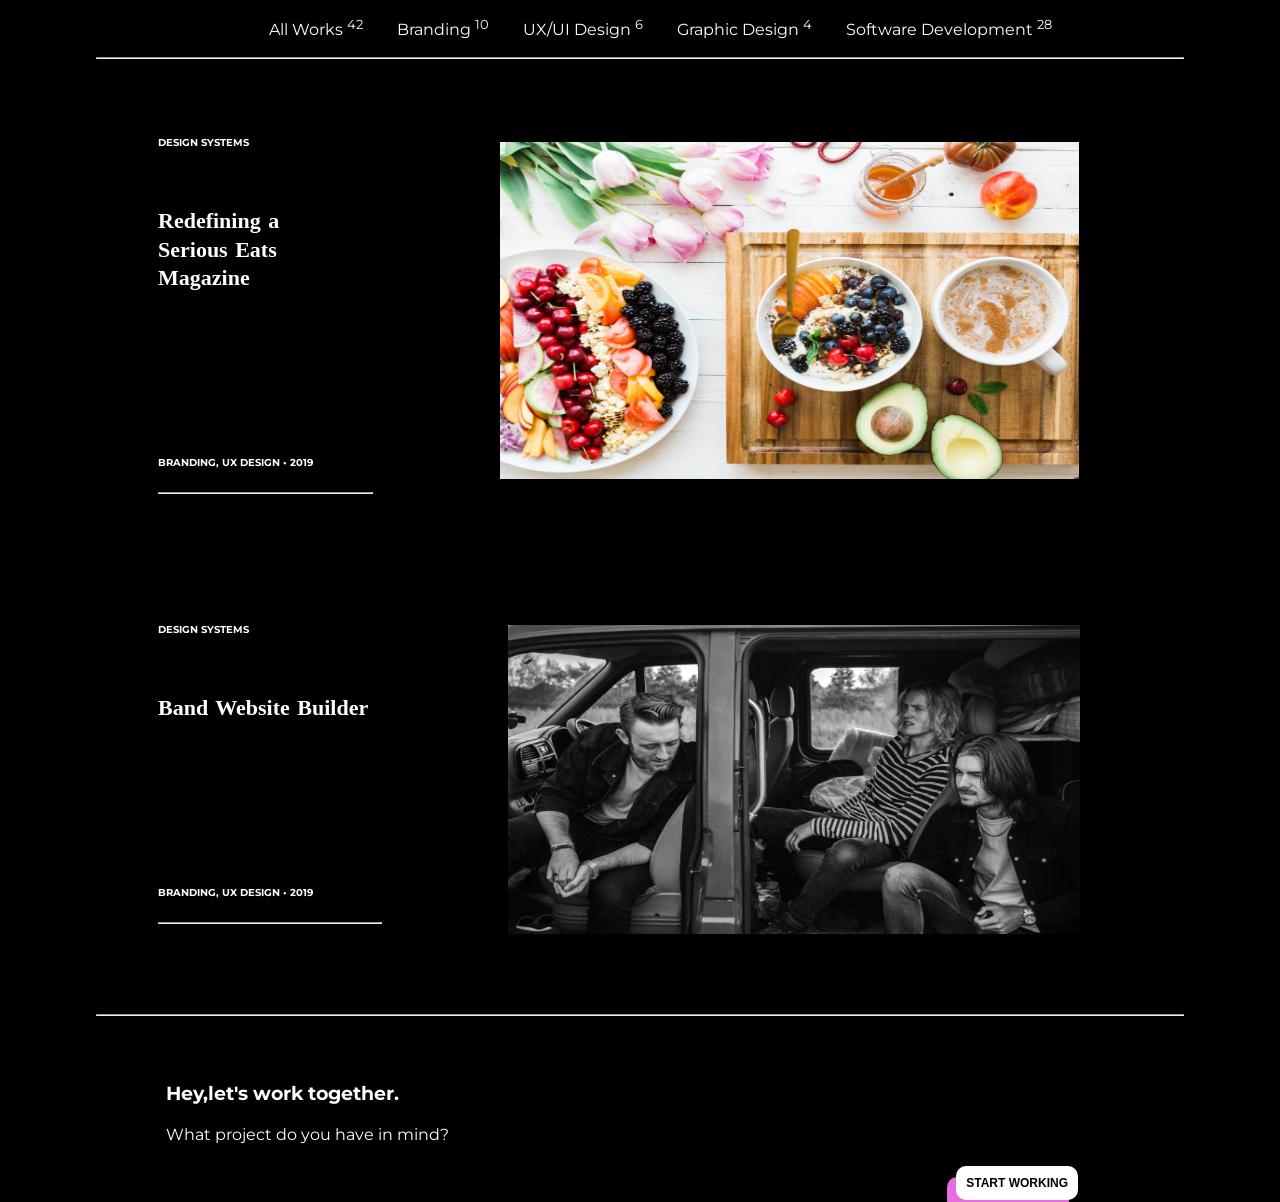
<file: index.html>
<!DOCTYPE html>
<html>

<head>
    <link rel="stylesheet" type="text/css" href="style.css">
    <title>Services</title>
    <meta name="keywords" content="design, branding, graphic desigh, software development">
    <meta name=“viewport” content=“width=device-width,initial-scale=1.0">
    <link href="https://fonts.googleapis.com/css?family=Montserrat|Source+Sans+Pro&display=swap" rel="stylesheet">
</head>

<body>
    <nav class="navbar">
        <ul>
            <li><a href="#">All Works <sup>42</sup></a></li>
            <li><a href="#">Branding <sup>10</sup></a></li>
            <li><a href="#">UX/UI Design <sup>6</sup></a></li>
            <li><a href="#">Graphic Design <sup>4</sup></a></li>
            <li><a href="#">Software Development <sup>28</sup></a></li>
        </ul>
        <hr />
    </nav>
    <div>
        <main>
            <div class="top">
                <div class="left-text">
                    <h5>Design systems</h5>
                    <h2>Redefining a <br />Serious Eats Magazine </h2>
                    <h6>Branding, UX Design
                        <span>&#8226;</span> 2019
                    </h6>
                    <hr />
                </div>

                <div class="picture-top">
                    <img class="picture1" src="images/firstPicForTheWeb.jpg" alt="breakfast" />
                </div>
            </div>

            <div class="top">
                <div class="left-text">
                    <h5>Design systems</h5>
                    <h2>Band Website Builder </h2>
                    <h6>Branding, UX Design
                        <span>&#8226;</span> 2019
                    </h6>
                    <hr />
                </div>
                <div class="picture-top">
                    <img class="picture1" src="images/secondPicForTheWeb.jpg" alt="guys" />
                </div>
            </div>
        </main>
    </div>
    <hr />
    <footer>
        <h3 class="bold">Hey,let's work together.</h4>
            <p class="tallerText">What project do you have in mind?</p>
            <button class="button">Start working</button>
    </footer>

</body>

</html>
</file>
<file: style.css>
* {
    box-sizing: border-box;
  }

body {
    background:black;
    color: white;
    font-family: 'Montserrat', sans-serif;
    font-weight: 400;
    line-height: 1.3;
    text-align: justify;
    width: 85%;
    margin: 0 auto; 
}
.navbar {
    border: 5px;
    text-align: center;
}
ul {
    border: 1px;
}

li {
    border: 1px;
    display: inline;     
}

a {
    padding: 15px 15px 15px 15px;
    color: white;
    text-decoration: none;
    border: 1px;
}
  
  li a:hover  {
      color: gray;
  }
    

main {
    border: 1px;
}
.top {
    display: flex;
    flex-direction: row;
    justify-content: space-around;
    border: 1px;
    padding: 20px;
}


.left-text:hover {
    color: #E56DE1;
}

.picture1:hover{
    opacity: 0.5;
    background-color:#E56DE1;
}  


.left-text {
    padding: 10px 40px;
    border: 5px;
    text-align: left;
    margin: 2px;
    width: 150%;
}
h2 {
    font-family: Georgia, 'Times New Roman', Times, serif;
    font-size: 22px; 
    word-spacing:  2px;
    padding: 40px 0 0 0;   
}
 h5, h6 {
    text-transform: uppercase;
    font-size: 10px;
    
   
}
h5 {
    padding: 20px 0 0 0; 
}

h6 {
    padding: 140px 0 0 0;
}

.picture-top {
    display: flex;
    justify-content: center;
    align-items: center;
    border: 1px;
}

.picture1 {
    display: flex;
    flex-direction: column;
    justify-content: right;
    width: 80%;
    height: 80%;
    padding: 10px;
    margin:5px;
}


footer {
    border: 1px;
    padding: 15px;
    padding: 40px 70px;
 }  
 .bold {
    font-weight: bold;
 } 
 
  .button {
    background-color: white;
    border: none;
    color:black;
    padding: 10px;
    border-radius: 10px;
    text-align: center;
    text-decoration: none;
    font-size: 12px;
    margin: 4px 2px;
    cursor: pointer;
    text-transform: uppercase;
    font-weight: bold;
    position: absolute;
    right: 200px;
    /* bottom: -420px; */
    box-shadow: -9px 11px  #E56DE1;
  } 

  [class*=“col-“] {
    width: 100%;
   }

  @media screen and (max-width: 600px) {
    body {
      background: pink;
    }
  }
</file>
